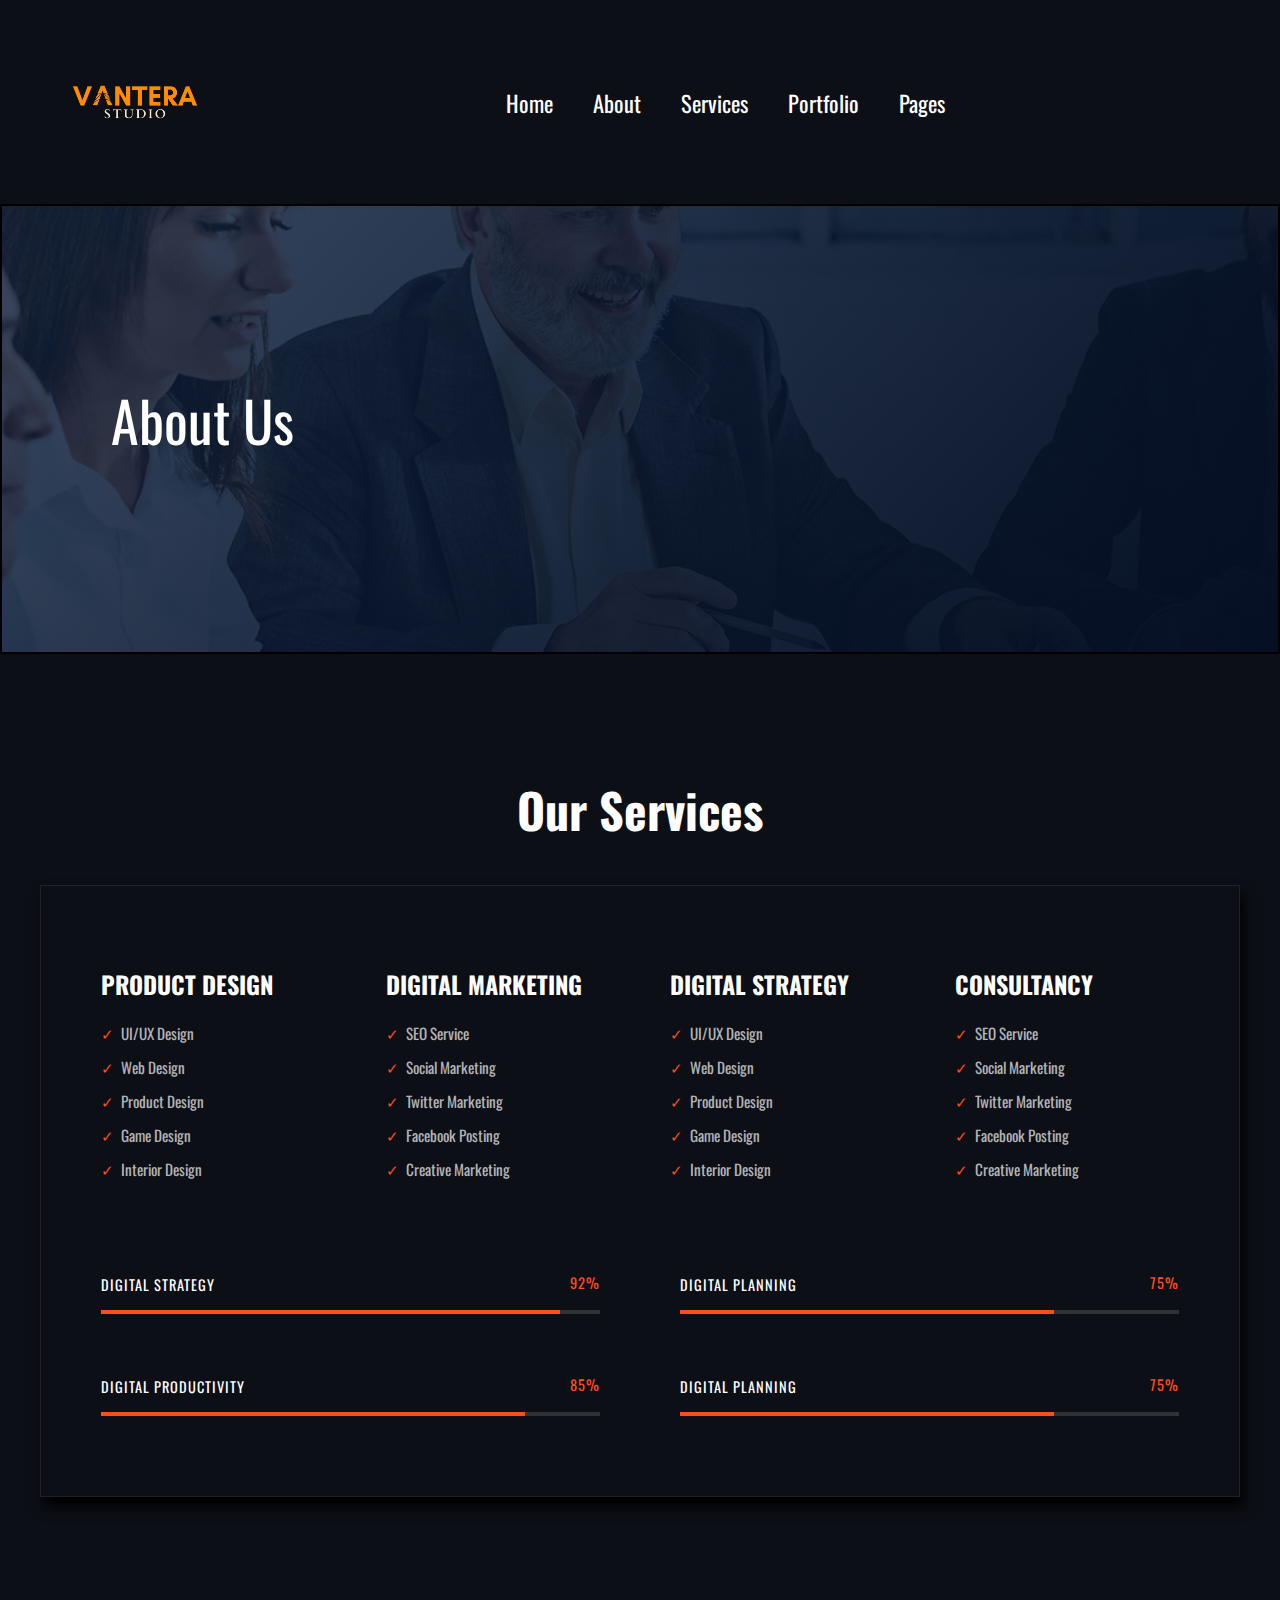
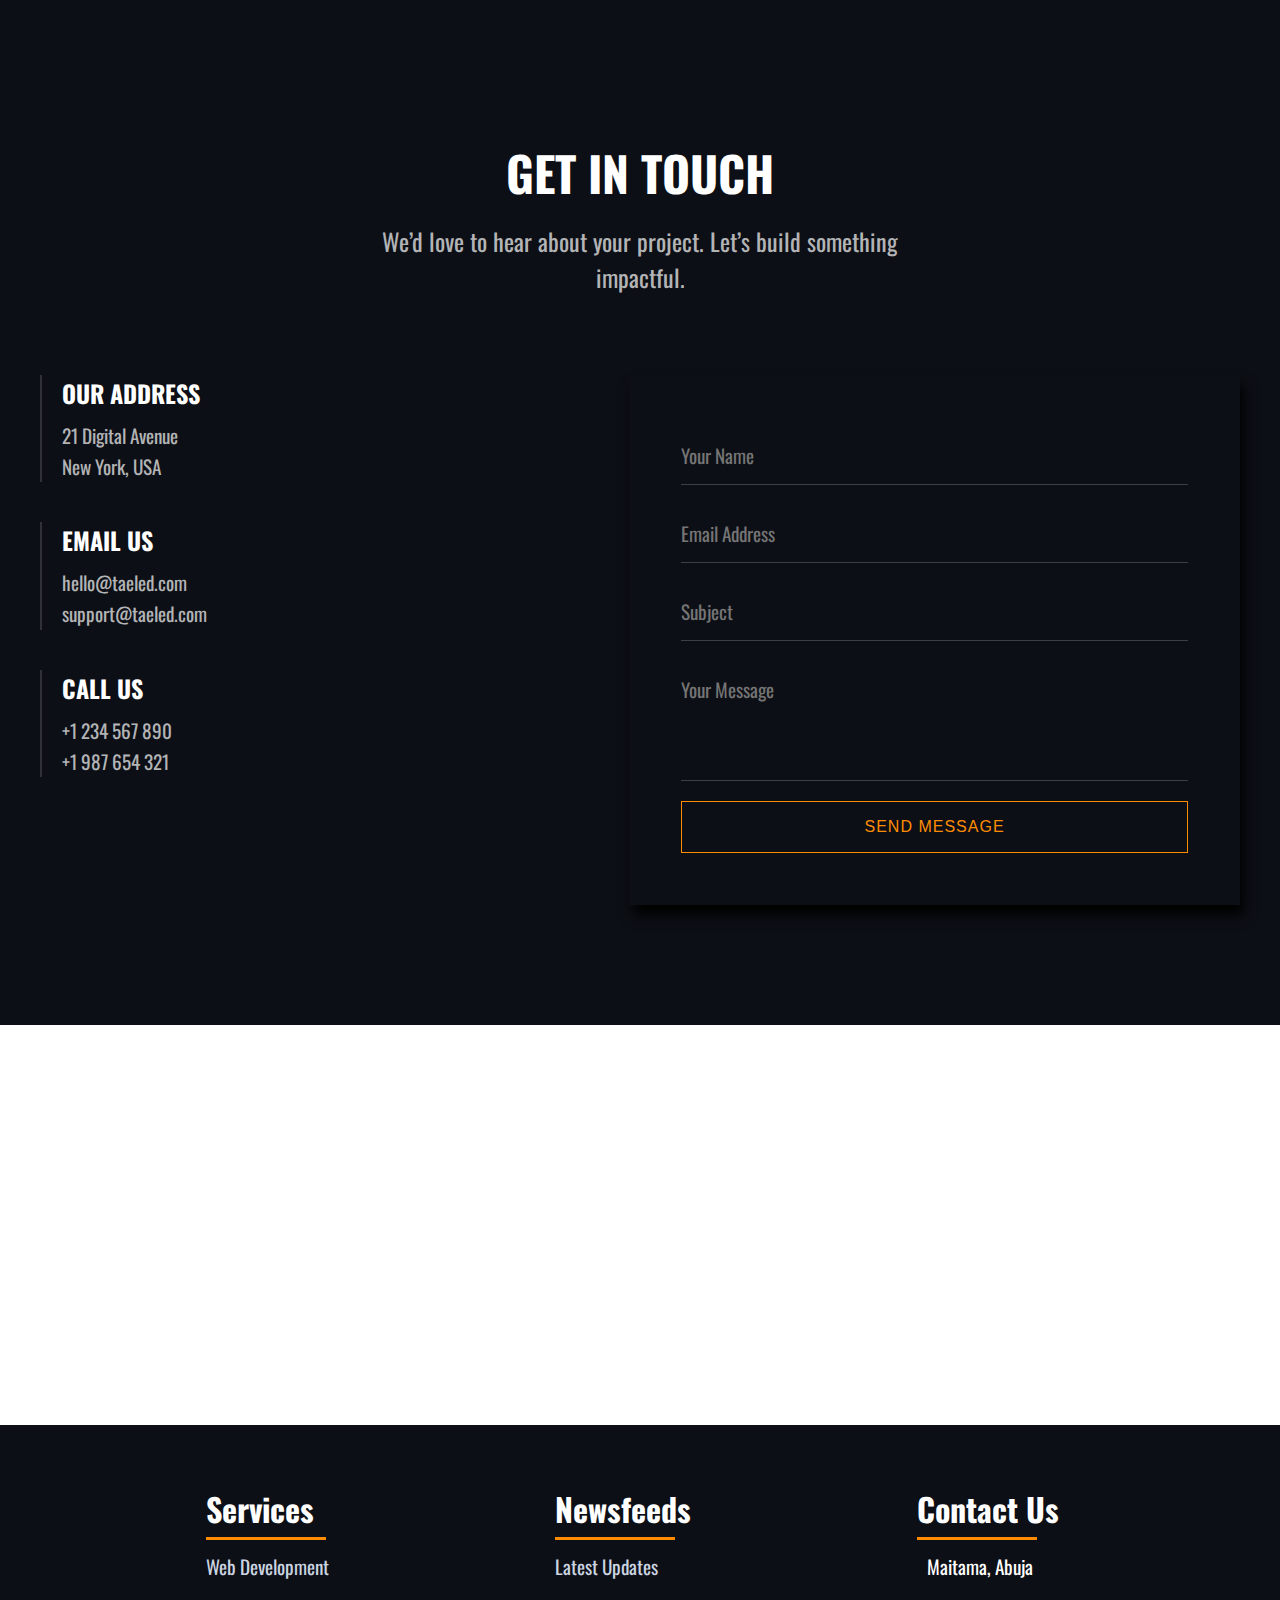
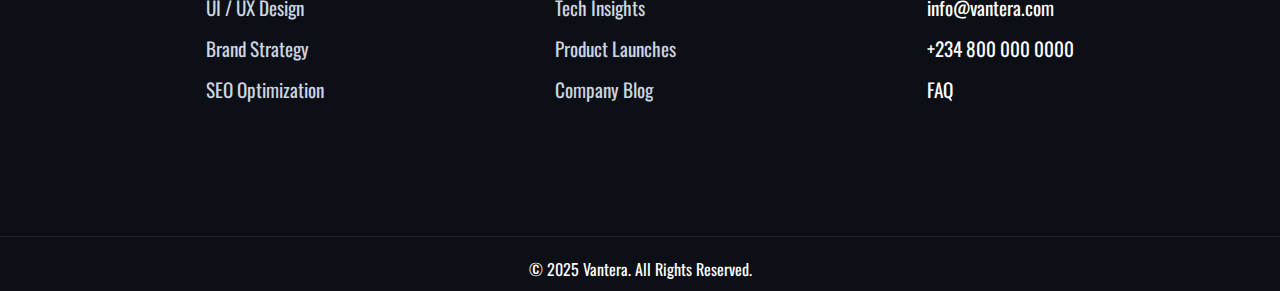
<file: about.html>
<!DOCTYPE html>
<html lang="en">
<head>
  <meta charset="UTF-8">
  <meta name="viewport" content="width=device-width, initial-scale=1.0">
  <title>Document</title>
  <link rel="stylesheet" href="about.css">
</head>
<body>
  <header>
      <nav class="main-nav">
        <div class="logo">
          <img src="SVGs/8.svg" alt="">
        </div>

        <ul class="nav-links" id="nav-links">
          <li><a href="index.html">Home</a></li>
          <li><a href="#">About</a></li>
          <li><a href="#">Services</a></li>
          <li><a href="#">Portfolio</a></li>
          <li><a href="#">Pages</a></li>
        
        </ul>

        <div class="nav-icons">
          <i class="fa fa-search" aria-hidden="true"></i>
          <div class="cart">
            <i class="fa fa-shopping-cart" aria-hidden="true"></i>
            </div> 
            <div class="hamburger" id="hamburger">
              <span></span>
              <span></span>
              <span></span>
            </div>
        </div>
      </nav>
  </header>
  <!-- HERO SECTION -->
   <section class="hero-bg">
      <div class="hero-overlay">
        <p>About Us</p>
      </div>
   </section>
   <!-- NEXT SECTON -->
   <section class="services-section">
    <h3 class="main-txt">Our Services</h3>
  <div class="services-box">

    <div class="services-grid">
      <div class="service">
        <h3>PRODUCT DESIGN</h3>
        <ul>
          <li>UI/UX Design</li>
          <li>Web Design</li>
          <li>Product Design</li>
          <li>Game Design</li>
          <li>Interior Design</li>
        </ul>
      </div>

      <div class="service">
        <h3>DIGITAL MARKETING</h3>
        <ul>
          <li>SEO Service</li>
          <li>Social Marketing</li>
          <li>Twitter Marketing</li>
          <li>Facebook Posting</li>
          <li>Creative Marketing</li>
        </ul>
      </div>

      <div class="service">
        <h3>DIGITAL STRATEGY</h3>
        <ul>
          <li>UI/UX Design</li>
          <li>Web Design</li>
          <li>Product Design</li>
          <li>Game Design</li>
          <li>Interior Design</li>
        </ul>
      </div>

      <div class="service">
        <h3>CONSULTANCY</h3>
        <ul>
          <li>SEO Service</li>
          <li>Social Marketing</li>
          <li>Twitter Marketing</li>
          <li>Facebook Posting</li>
          <li>Creative Marketing</li>
        </ul>
      </div>
    </div>

    <div class="skills">
      <div class="skill">
        <span>DIGITAL STRATEGY</span>
        <span class="percent">92%</span>
        <div class="bar"><div style="width:92%"></div></div>
      </div>

      <div class="skill">
        <span>DIGITAL PLANNING</span>
        <span class="percent">75%</span>
        <div class="bar"><div style="width:75%"></div></div>
      </div>

      <div class="skill">
        <span>DIGITAL PRODUCTIVITY</span>
        <span class="percent">85%</span>
        <div class="bar"><div style="width:85%"></div></div>
      </div>

      <div class="skill">
        <span>DIGITAL PLANNING</span>
        <span class="percent">75%</span>
        <div class="bar"><div style="width:75%"></div></div>
      </div>
    </div>

  </div>
</section>
<!-- CONTACT US PAGE -->
 <section class="contact-section">
  <div class="contact-container">

    <div class="contact-header">
      <h2>GET IN TOUCH</h2>
      <p>We’d love to hear about your project. Let’s build something impactful.</p>
    </div>

    <div class="contact-grid">
      
      <!-- LEFT INFO -->
      <div class="contact-info">
        <div class="info-box">
          <h4>OUR ADDRESS</h4>
          <p>21 Digital Avenue<br>New York, USA</p>
        </div>

        <div class="info-box">
          <h4>EMAIL US</h4>
          <p>hello@taeled.com<br>support@taeled.com</p>
        </div>

        <div class="info-box">
          <h4>CALL US</h4>
          <p>+1 234 567 890<br>+1 987 654 321</p>
        </div>
      </div>

      <!-- RIGHT FORM -->
      <form class="contact-form">
        <input type="text" placeholder="Your Name">
        <input type="email" placeholder="Email Address">
        <input type="text" placeholder="Subject">
        <textarea placeholder="Your Message"></textarea>
        <button type="submit">SEND MESSAGE</button>
      </form>

    </div>
  </div>
</section>
<!-- MAP SECTION -->
<section class="map-section">
  <iframe 
    src="https://www.google.com/maps?q=New+York&output=embed"
    loading="lazy">
  </iframe>
</section>
<!-- FOOTER -->
 <footer class="site-footer">
  <div class="footer-container">

    <div class="footer-col">
      <h3>Services</h3>
      <ul>
        <li><a href="#">Web Development</a></li>
        <li><a href="#">UI / UX Design</a></li>
        <li><a href="#">Brand Strategy</a></li>
        <li><a href="#">SEO Optimization</a></li>
      </ul>
    </div>

    <div class="footer-col">
      <h3>Newsfeeds</h3>
      <ul>
        <li><a href="#">Latest Updates</a></li>
        <li><a href="#">Tech Insights</a></li>
        <li><a href="#">Product Launches</a></li>
        <li><a href="#">Company Blog</a></li>
      </ul>
    </div>

    <div class="footer-col">
      <h3>Contact Us</h3>
      <ul class="contact-list">
        <li><i class="fa fa-map-marker"></i> Maitama, Abuja</li>
        <li><i class="fa fa-envelope"></i> info@vantera.com</li>
        <li><i class="fa fa-phone"></i> +234 800 000 0000</li>
        <li><i class="fa fa-cog"></i>FAQ</li>
      </ul>
    </div>

  </div>

  <div class="footer-bottom">
    <p>© 2025 Vantera. All Rights Reserved.</p>
  </div>
</footer>

</body>
</html>
</file>
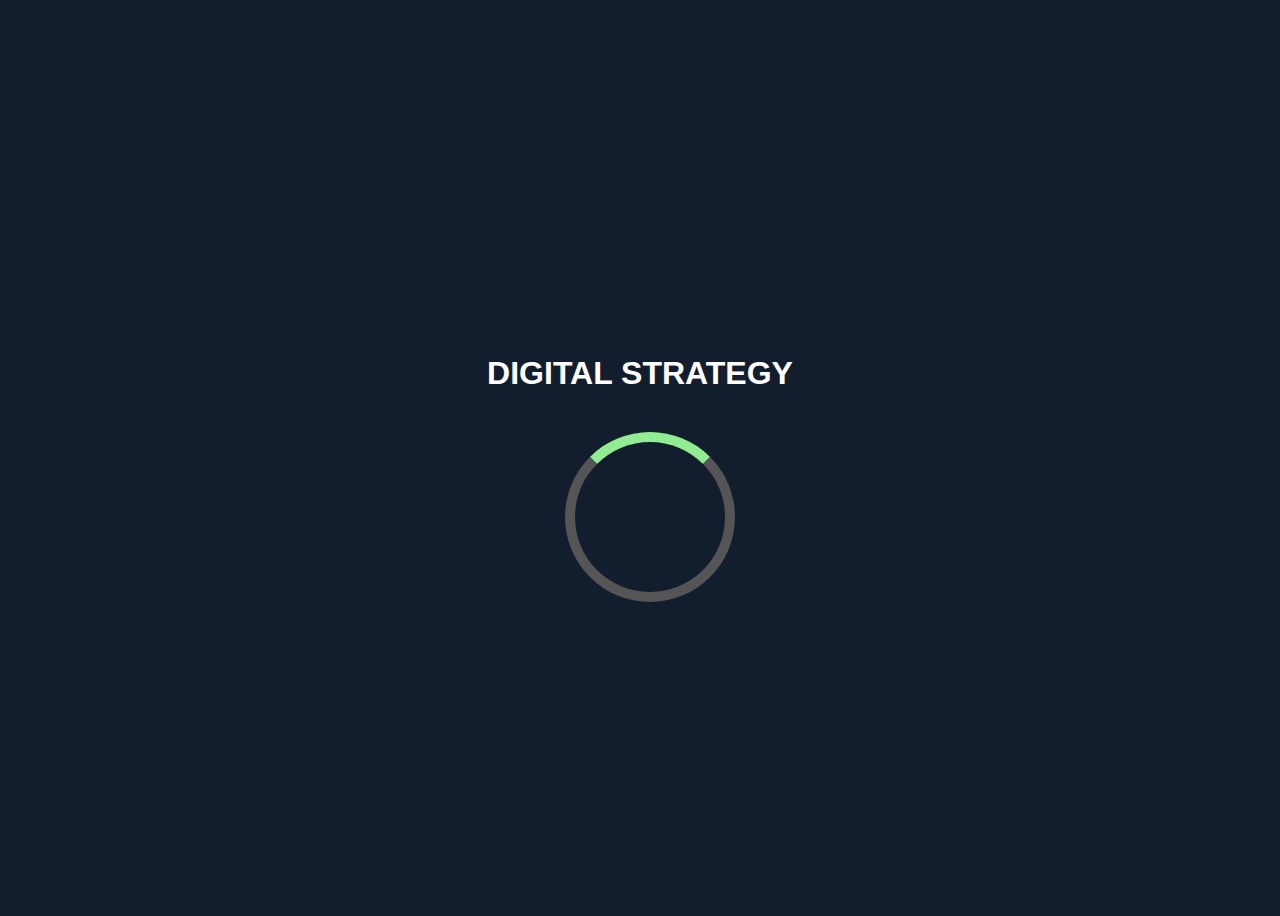
<file: loader.html>
<!DOCTYPE html>
<html lang="en">
<head>
<meta charset="UTF-8">
<meta name="viewport" content="width=device-width, initial-scale=1.0">
<title>Loading Example</title>
<style>
  body {
    font-family: Arial, sans-serif;
    display: flex;
    flex-direction: column;
    align-items: center;
    justify-content: center;
    height: 100vh;
    background-color: #121e2d;
    color: #fff;
  }

  h1 {
    margin-bottom: 40px;
    font-size: 2rem;
  }

  .loader-container {
    position: relative;
    width: 150px;
    height: 150px;
  }

  .circle {
    width: 100%;
    height: 100%;
    border: 10px solid #555;
    border-top: 10px solid lightgreen;
    border-radius: 50%;
    animation: spin 2s linear infinite;
  }

  .checkmark {
    position: absolute;
    top: 50%;
    left: 50%;
    transform: translate(-50%, -50%) scale(0);
    font-size: 3rem;
    color: lightgreen;
    transition: transform 0.5s ease;
  }

  @keyframes spin {
    0% { transform: rotate(0deg); }
    100% { transform: rotate(360deg); }
  }

  .done .circle {
    animation: none;
    border-color: lightgreen;
  }

  .done .checkmark {
    transform: translate(-30%, -40%) scale(1);
  }
</style>
</head>
<body>

<h1>DIGITAL STRATEGY</h1>

<div class="loader-container" id="loader">
  <div class="circle"></div>
  <div class="checkmark">✔</div>
</div>

<script>
  // Simulate loading
  setTimeout(() => {
    document.getElementById('loader').classList.add('done');
  }, 3000); // 3 seconds
</script>

</body>
</html>
</file>
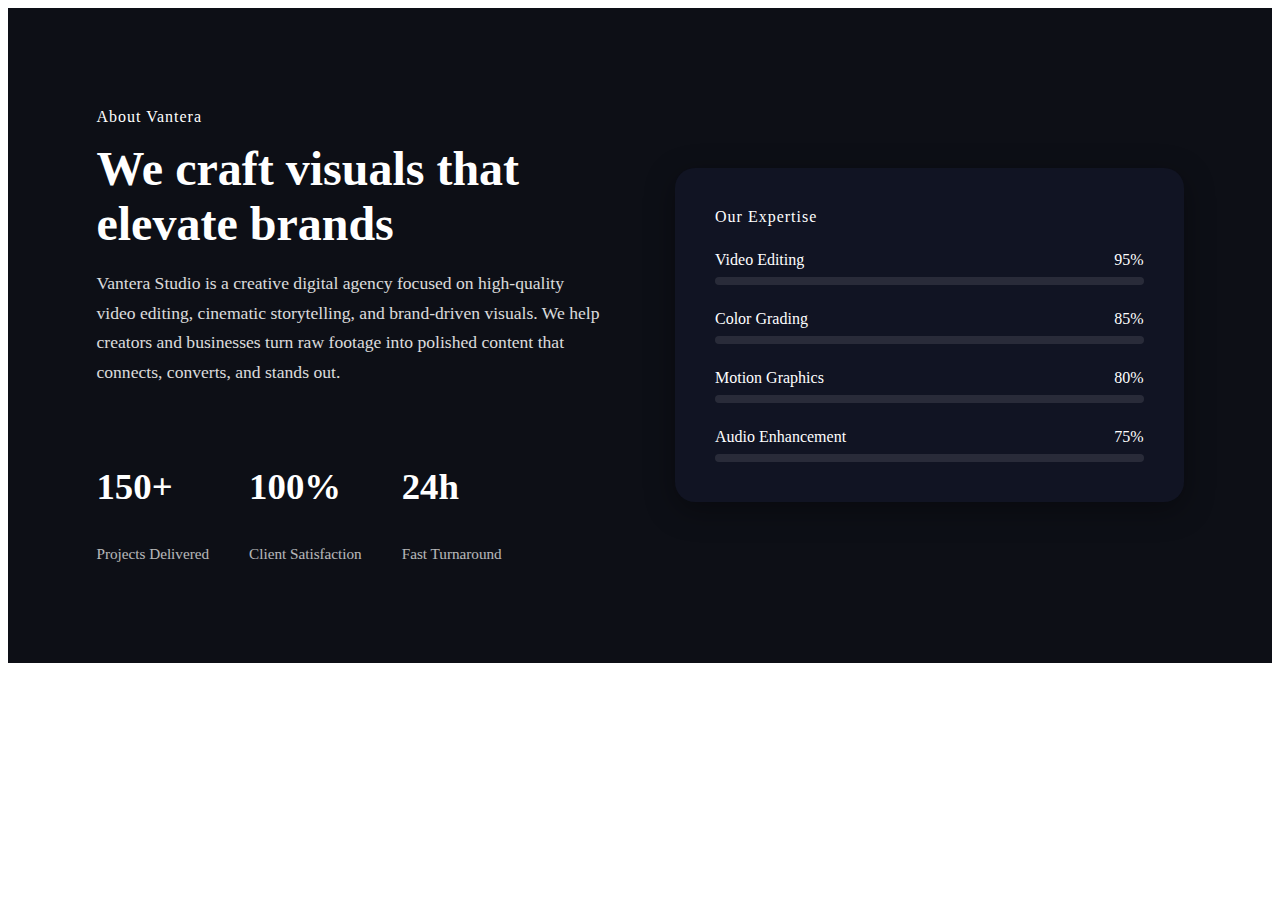
<file: test.html>
<!DOCTYPE html>
<html lang="en">
<head>
  <meta charset="UTF-8">
  <meta name="viewport" content="width=device-width, initial-scale=1.0">
  <title>Document</title>
  <style>
    .about-skills {
  background: #0d0f16;
  padding: 100px 7%;
  color: white;
}

.about-grid {
  display: grid;
  grid-template-columns: 1fr 1fr;
  gap: 70px;
  align-items: center;
}

/* Shared */
.section-tag {
  color: var(--primary-1);
  font-family: "Oswald";
  letter-spacing: 1px;
  font-size: 1rem;
}

/* ABOUT */
.about-content h2 {
  font-size: 3rem;
  margin: 15px 0;
  font-family: "Oswald";
}

.about-content p {
  font-size: 1.1rem;
  line-height: 1.7;
  opacity: 0.85;
  margin-bottom: 40px;
  font-family: "Titilum";
}

.about-stats {
  display: flex;
  gap: 40px;
}

.about-stats h3 {
  font-size: 2.3rem;
  font-family: "Oswald";
}

.about-stats span {
  font-size: 0.95rem;
  opacity: 0.7;
}

/* SKILLS */
.skills-content {
  background: #111423;
  padding: 40px;
  border-radius: 20px;
  box-shadow: 0 8px 30px rgba(0,0,0,0.35);
}

.skill-bar {
  margin-top: 25px;
}

.skill-info {
  display: flex;
  justify-content: space-between;
  margin-bottom: 8px;
  font-family: "Oswald";
}

.progress {
  height: 8px;
  background: rgba(255,255,255,0.1);
  border-radius: 6px;
  overflow: hidden;
}

.progress-fill {
  height: 100%;
  background: linear-gradient(90deg, var(--primary-1), #ffb347);
  border-radius: 6px;
  animation: grow 1.2s ease forwards;
}

@keyframes grow {
  from { width: 0; }
}

/* RESPONSIVE */
@media (max-width: 900px) {
  .about-grid {
    grid-template-columns: 1fr;
  }

  .about-content h2 {
    font-size: 2.3rem;
  }

  .about-stats {
    flex-direction: column;
    gap: 20px;
  }
}

  </style>
</head>
<body>
  <section class="about-skills">
  <div class="about-grid">

    <!-- LEFT: ABOUT -->
    <div class="about-content" data-aos="fade-right">
      <span class="section-tag">About Vantera</span>
      <h2>We craft visuals that elevate brands</h2>
      <p>
        Vantera Studio is a creative digital agency focused on high-quality video
        editing, cinematic storytelling, and brand-driven visuals. We help
        creators and businesses turn raw footage into polished content that
        connects, converts, and stands out.
      </p>

      <div class="about-stats">
        <div>
          <h3>150+</h3>
          <span>Projects Delivered</span>
        </div>
        <div>
          <h3>100%</h3>
          <span>Client Satisfaction</span>
        </div>
        <div>
          <h3>24h</h3>
          <span>Fast Turnaround</span>
        </div>
      </div>
    </div>

    <!-- RIGHT: SKILLS -->
    <div class="skills-content" data-aos="fade-left">
      <span class="section-tag">Our Expertise</span>

      <div class="skill-bar">
        <div class="skill-info">
          <span>Video Editing</span>
          <span>95%</span>
        </div>
        <div class="progress">
          <div class="progress-fill" style="width:95%"></div>
        </div>
      </div>

      <div class="skill-bar">
        <div class="skill-info">
          <span>Color Grading</span>
          <span>85%</span>
        </div>
        <div class="progress">
          <div class="progress-fill" style="width:85%"></div>
        </div>
      </div>

      <div class="skill-bar">
        <div class="skill-info">
          <span>Motion Graphics</span>
          <span>80%</span>
        </div>
        <div class="progress">
          <div class="progress-fill" style="width:80%"></div>
        </div>
      </div>

      <div class="skill-bar">
        <div class="skill-info">
          <span>Audio Enhancement</span>
          <span>75%</span>
        </div>
        <div class="progress">
          <div class="progress-fill" style="width:75%"></div>
        </div>
      </div>

    </div>

  </div>
</section>

</body>
</html>
</file>
<file: about.css>
@font-face {
  font-family: "Cardo";
  src: url("Google fonts/Cardo-Regular.ttf");
  display: block;
}
@font-face {
  font-family: "Titilum";
  src: url("Google fonts/TitilliumWeb-Regular.ttf");
  display: block;
}
@font-face {
  font-family: "Glory";
  src: url("Google fonts/Glory-VariableFont_wght.ttf");
  display: block;
}
@font-face {
  font-family: "Oswald";
  src: url("Google fonts/Oswald-VariableFont_wght.ttf");
  display: block;
}
* {
  box-sizing: border-box;
  margin: 0;
  padding: 0;
}
body {
  
}
:root {
  --primary-1: #FF8C00;   /* Yellowish Orange*/
  --primary-2: #0A1D3C;   /* Navy Blue */
  --secondary-1: #F5E9D0; 
  --secondary-2: #4A5568;
  --primary-font: "Glory";
}
.main-nav {
  display: flex;
  justify-content: space-between;
  align-items: center;
  padding: 5px 40px;
  background: #0d0f16;
  position: sticky;
  width: 100%;
  top: 0;
  z-index: 1000;
  overflow-x: hidden;
}

.logo img {
  /* margin-left: 60%; */
  width: 190px;
}

.nav-links {
  display: flex;
  gap: 40px;
  justify-content: center;
  transition: transform 0.3s ease, opacity 0.3s ease;
  list-style-type: none;
  font-family: "Oswald";
}

.nav-links li a {
  text-decoration: none;
  color: white;
  transition: color 0.2s;
  font-size: 1.4rem;
}

.nav-links li a:hover {
  color: var(--primary-1);
}

.nav-icons {
  display: flex;
  align-items: center;
  gap: 20px;
  color: white;
  font-size: 1.5rem;

}
.hamburger {
  display: none;
  flex-direction: column;
  justify-content: space-between;
  width: 25px;
  height: 20px;
  cursor: pointer;
}
.hamburger span {
  display: block;
  height: 3px;
  width: 100%;
  background: #fff;
  transition: 0.3s;
}
.hamburger.active span:nth-child(1) {
  transform: rotate(45deg) translate(6px, 6px);
}
.hamburger.active span:nth-child(2) {
  opacity: 0;
}
.hamburger.active span:nth-child(3) {
  transform: rotate(-45deg) translate(6px, -6px);
}
.cart {
  position: relative;
}

.badge {
  position: absolute;
  top: -8px;
  right: -12px;
  background: #d7002e;
  color: #fff;
  padding: 3px 7px;
  border-radius: 50%;
  font-size: 12px;
}
.hero-bg {
  border: 2px solid black;
  padding: 80px;
  height: 50vh;
  background-image: url("IMAGES/brbg1.jpg");
  background-size: cover;
  background-position: center;
  background-repeat: no-repeat;
  position: relative;
  width: 100%;
  top: 20%;
  left: 0;
  z-index: -1;
}
.hero-bg::before {
  content: "";
  position: absolute;
  inset: 0;
  background: linear-gradient(
    135deg,
    rgba(10, 29, 60, 0.8),
    rgba(5,15, 35)
  );
}
.hero-overlay {
  position: absolute;
  z-index: 10;
  top: 50%;
  left: 20%;
  transform: translate(-80%, -50%); 
}
.hero-overlay p {
  font-family: "Oswald";
  font-size: 3.5rem;
  color: white;
  text-align: center;
  margin-bottom: 20px;
}
/* Services Section */
.services-section {
  background: #0d0f16;
  padding: 120px 40px;
  color: #fff;
  font-family: "Oswald";
}

.services-box {
  max-width: 1200px;
  margin: auto;
  border: 1px solid rgba(255,255,255,0.08);
  padding: 80px 60px;
  box-shadow: 4px 10px 12px black;
}
.main-txt {
  text-align: center;
  font-size: 3rem;
  margin-bottom: 40px;

}
.services-grid {
  display: grid;
  grid-template-columns: repeat(4, 1fr);
  gap: 60px;
  margin-bottom: 80px;
}

.service h3 {
  font-size: 1.5rem;
  margin-bottom: 20px;
}

.service ul {
  list-style: none;
}

.service ul li {
  font-size: 0.95rem;
  color: rgba(255,255,255,0.7);
  margin-bottom: 12px;
  position: relative;
  padding-left: 20px;
}

.service ul li::before {
  content: "✓";
  position: absolute;
  left: 0;
  color: #ff4d1c;
}

.skills {
  display: grid;
  grid-template-columns: repeat(2, 1fr);
  gap: 60px 80px;
}

.skill {
  position: relative;
}

.skill span {
  font-size: 0.9rem;
  letter-spacing: 1px;
}

.skill .percent {
  position: absolute;
  right: 0;
  color: #ff4d1c;
}

.bar {
  margin-top: 14px;
  height: 4px;
  background: rgba(255,255,255,0.15);
  position: relative;
}

.bar div {
  height: 100%;
  background: #ff4d1c;
}
/* CONTACT SECTION */
.contact-section {
  background: #0d0f16;
  padding: 120px 40px;
  color: #fff;
  font-family: "Oswald";
}

.contact-container {
  max-width: 1200px;
  margin: auto;
}

.contact-header {
  text-align: center;
  margin-bottom: 80px;
}

.contact-header h2 {
  font-size: 3rem;
  margin-bottom: 15px;
}

.contact-header p {
  color: rgba(255,255,255,0.7);
  max-width: 600px;
  margin: auto;
  font-size: 1.5rem;
}

.contact-grid {
  display: grid;
  grid-template-columns: 1fr 1.2fr;
  gap: 80px;
}

.contact-info {
  display: flex;
  flex-direction: column;
  gap: 40px;
}

.info-box h4 {
  font-size: 1.5rem;
  margin-bottom: 10px;
}

.info-box p {
  color: rgba(255,255,255,0.7);
  line-height: 1.6;
  font-size: 1.2rem;
}
.info-box {
  padding-left: 20px;
  border-left: 2px solid rgba(255,255,255,0.15);
  transition: border-color 0.3s ease, transform 0.3s ease;
}

.info-box:hover {
  border-left-color: #ff4d1c;
  transform: translateX(6px);
}


.contact-form {
  border: 2px solid #0d0f16;
  box-shadow: 4px 10px 12px black;
  padding: 50px;
  display: flex;
  flex-direction: column;
  gap: 20px;
}
.contact-form input,
.contact-form textarea {
  background: transparent;
  border: none;
  border-bottom: 1px solid rgba(255,255,255,0.2);
  padding: 14px 0;
  color: white;
  font-size: 1.2rem;
  outline: none;
  font-family: "Oswald";
  transition: border-color 0.4s ease;
}
.contact-form textarea {
  min-height: 120px;
  resize: none;
}
.contact-form input:hover,
.contact-form textarea:hover {
  border-bottom-color: rgba(255,255,255,0.4);
}

.contact-form input:focus,
.contact-form textarea:focus {
  border-bottom-color: var(--primary-1);
}

.contact-form button {
  position: relative;
  overflow: hidden;
  background: transparent;
  border: 1px solid var(--primary-1);
  padding: 16px;
  color: var(--primary-1);
  font-size: 1rem;
  letter-spacing: 1px;
  cursor: pointer;
  transition: color 0.4s ease;
}
.contact-form button::before {
  content: "";
  position: absolute;
  inset: 0;
  background: #ff4d1c;
  transform: scaleX(0);
  transform-origin: left;
  transition: transform 0.4s ease;
  z-index: -1;
}

.contact-form button:hover {
  background: #e84418;
  color: white;
}
.contact-form button:hover::before {
  transform: scaleX(1);
}
/* MAP SECITON */
.map-section {
  height: 400px;
  filter: grayscale(100%) brightness(0.6) contrast(1.2);
}

.map-section iframe {
  width: 100%;
  height: 100%;
  border: none;
}
.contact-section {
  animation: fadeUp 0.8s ease forwards;
}

@keyframes fadeUp {
  from {
    opacity: 0;
    transform: translateY(30px);
  }
  to {
    opacity: 1;
    transform: translateY(0);
  }
}
/* FOOTER */
.site-footer {
  background-color: #0d0f16;
}
.footer-container {
  display: grid;
  grid-template-columns: repeat(3, 1fr);
  gap: 60px;
  padding: 60px 40px;
  background-color: #0d0f16;
  margin: 0 auto;
  display: flex;
  justify-content: space-evenly;
  align-items: center;
  height: auto;
}

.footer-col h3 {
  font-size: 2rem;
  margin-bottom: 20px;
  position: relative;
  font-family: "Oswald";
  color: white;
}

.footer-col h3::after {
  content: "";
  width: 120px;
  height: 3px;
  background: var(--primary-1);
  position: absolute;
  left: 0;
  bottom: -8px;
}

.footer-col ul {
  list-style: none;
}

.footer-col ul li {
  margin-bottom: 12px;
  font-size: 1.2rem;
}

.footer-col ul li a {
  color: #cbd5e1;
  text-decoration: none;
  transition: color 0.25s ease, padding-left 0.25s ease;
  font-family: "Oswald";
}

.footer-col ul li a:hover {
  color: var(--primary-1);
  padding-left: 6px;
}

.contact-list li {
  display: flex;
  align-items: center;
  gap: 10px;
  font-family: "Oswald";
  color: white;
}

.contact-list i {
  color: var(--primary-1);
}

.footer-bottom {
  text-align: center;
  margin-top: 60px;
  padding-top: 20px;
  border-top: 1px solid rgba(255,255,255,0.08);
  font-size: 1rem;
  color: white;
  font-family: "Oswald";
  padding-bottom: 10px;
}
</file>
